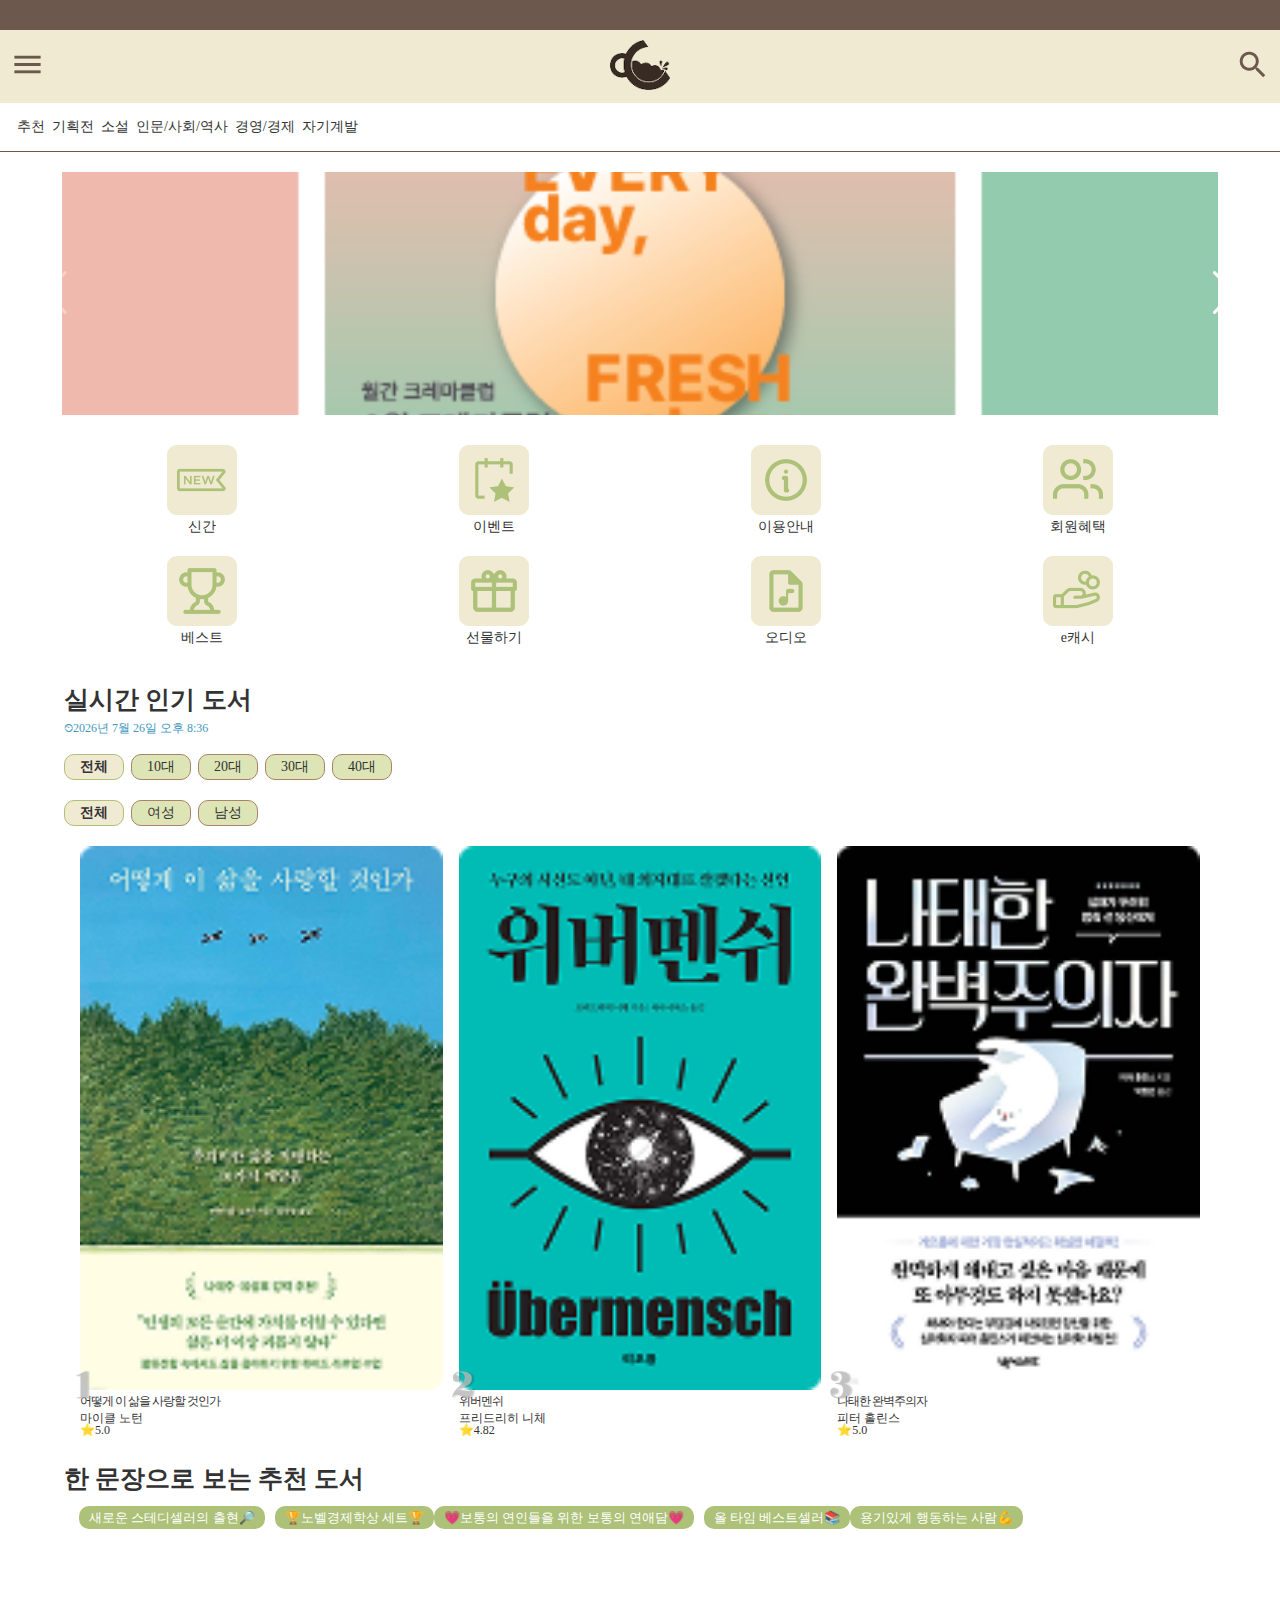
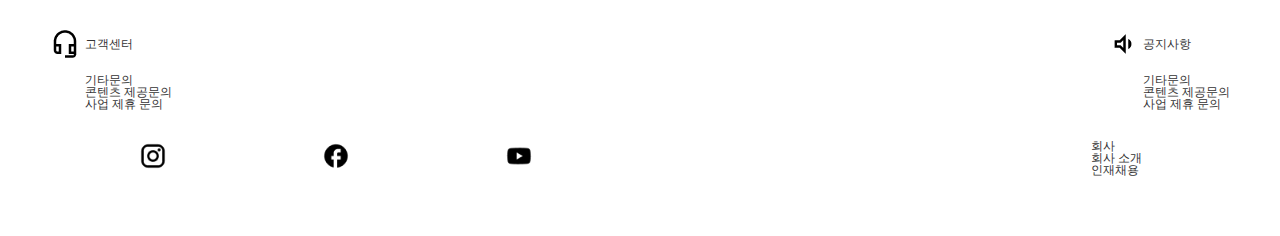
<file: index.html>
<!DOCTYPE html>
<html lang="ko">

<head>
  <meta charset="UTF-8">
  <meta name="viewport" content="width=device-width, initial-scale=1.0">
  <title>Crema Club</title>
  <link rel="icon" href="images/favicon1.ico" sizes="16x16">
  <link rel="icon" href="images/favicon2.ico" sizes="32x32">
  <!-- Link Swiper's CSS -->
  <link rel="stylesheet" href="https://cdn.jsdelivr.net/npm/swiper@11/swiper-bundle.min.css" />
  <link rel="stylesheet" href="css/reset.css">
  <link rel="stylesheet" href="css/layout3.css">
  <!-- <script src="js/jquery-3.1.1.min.js"></script> -->
  <script>
  let currentPage = 0;
  const bookNow = document.querySelector('.book_now');
  const nextBtn = document.getElementById('midnext');
  const prevBtn = document.getElementById('midprev');

  nextBtn.addEventListener('click', () => {
    if (currentPage < 1) { // 총 페이지 수 - 1
      currentPage++;
      updateSlide();
    }
  });

  prevBtn.addEventListener('click', () => {
    if (currentPage > 0) {
      currentPage--;
      updateSlide();
    }
  });

  function updateSlide() {
    const offset = currentPage * -100;
    bookNow.style.transform = `translateX(${offset}%)`;
  }
</script>
</head>

<body>
  <div id="wrap">
    <div class="top_line"></div>
    <header id="top">
      <div class="top_left">
        <a href="menu.html"><img src="images/menu.png" alt="메뉴"></a>
      </div><!-- top_left -->
      <h1><a href="index.html"><img src="images/new_logo.png" alt="crema" class="new_logo"></a></h1>
      <div class="top_right">
        <a href="#"><img src="images/search.png" alt="검색"></a>
      </div><!-- top_right -->
    </header><!-- top -->

    <div id="recom_top">
      <ul>
        <li><a href="#" class="recom_box">추천</a></li>
        <li><a href="#">기획전</a></li>
        <li><a href="#">소설</a></li>
        <li><a href="#">인문/사회/역사</a></li>
        <li><a href="#">경영/경제</a></li>
        <li><a href="#">자기계발</a></li>
      </ul>
      <!-- <p class="recom_line"></p> -->
    </div><!-- recom_top -->

    <div id="noti_top">
      <p class="l_box"></p>

      <!-- swiper -->
      <div class="swiper mySwiper">
        <div class="swiper-wrapper">
          <div class="swiper-slide" id="s_first"><img src="images/not1.png" alt="pic"></div>
          <div class="swiper-slide"><img src="images/not2.png" alt="pic"></div>
          <div class="swiper-slide"><img src="images/not3.png" alt="pic"></div>
          <div class="swiper-slide"><img src="images/not4.png" alt="pic"></div>
        </div><!-- swiper-wrapper -->
        <div class="swiper-button-next"></div>
        <div class="swiper-button-prev"></div>
        <!--         <div class="swiper-pagination"></div> -->
      </div><!-- mySwiper -->

      <p class="r_box"></p>
    </div><!-- noti_top -->

    <div id="event_wrap">
      <ul id="event_box">
        <li class="box"><a href="#"><img src="images/m_new.png" alt=""><span>신간</span></a></li>
        <li class="box"><a href="#"><img src="images/m_event.png" alt=""><span>이벤트</span></a></li>
        <li class="box"><a href="#"><img src="images/m_infor.png" alt=""><span>이용안내</span></a></li>
        <li class="box"><a href="#"><img src="images/m_user.png" alt=""><span>회원혜택</span></a></li>
        <li class="box"><a href="#"><img src="images/m_best.png" alt=""><span>베스트</span></a></li>
        <li class="box"><a href="#"><img src="images/m_gift.png" alt=""><span>선물하기</span></a></li>
        <li class="box"><a href="#"><img src="images/m_audio.png" alt=""><span>오디오</span></a></li>
        <li class="box"><a href="#"><img src="images/m_cash.png" alt=""><span>e캐시</span></a></li>
      </ul><!-- event_box -->
    </div><!-- event_wrap -->
    <!--     <div class="turn_over">
      <a href="#"><img src="images/emp_swa.png" alt="넘기기1"></a>
      <a href="#"><img src="images/fill_swa.png" alt="넘기기2"></a>
    </div> -->

    <div id="middle_wrap">
      <h2>실시간 인기 도서</h2>
      <p class="date">⏲2025년 6월 2일 오후 5:24</p>
      <div class="age">
        <a href="#" class="middle_all">전체</a>
        <a href="#" class="middle_atc">10대</a>
        <a href="#" class="middle_atc">20대</a>
        <a href="#" class="middle_atc">30대</a>
        <a href="#" class="middle_atc">40대</a>
      </div><!-- age -->
      <div class="man">
        <a href="#" class="middle_all">전체</a>
        <a href="#" class="middle_atc">여성</a>
        <a href="#" class="middle_atc">남성</a>
      </div><!-- age -->

    <div class="book_now_wrap">
      <div class="book_now">
        <div class="book_now_page">
          <a href="#">
            <div class="photo_wrap">
              <img src="images/num1.png" alt="인기도서" class="num">
              <img src="images/now1.png" alt="인기도서">
            </div>
            <h3 class="book_title">어떻게 이 삶을 사랑할 것인가</h3>
            <p class="book_ex">마이클 노턴</p>
            <p class="book_star">⭐5.0</p>
          </a>


          <a href="#">
            <div class="photo_wrap">
              <img src="images/num2.png" alt="인기도서" class="num">
              <img src="images/now2.png" alt="인기도서">
            </div>
            <h3 class="book_title">위버멘쉬</h3>
            <p class="book_ex">프리드리히 니체</p>
            <p class="book_star">⭐4.82</p>
          </a>


          <a href="#">
            <div class="photo_wrap">
              <img src="images/num3.png" alt="인기도서" class="num">
              <img src="images/now3.png" alt="인기도서">
            </div>
            <h3 class="book_title">나태한 완벽주의자</h3>
            <p class="book_ex">피터 홀린스</p>
            <p class="book_star">⭐5.0</p>
          </a>
        </div><!-- book_now_page -->

        <div class="book_now_page">
          <a href="#">
            <div class="photo_wrap">
              <img src="images/num4.png" alt="인기도서" class="num">
              <img src="images/now4.png" alt="인기도서">
            </div>
            <h3 class="book_title">호감 가는 사람은 말투가 다르다</h3>
            <p class="book_ex">박근일</p>
            <p class="book_star">⭐4.8</p>
          </a>


          <a href="#">
            <div class="photo_wrap">
              <img src="images/num5.png" alt="인기도서" class="num">
              <img src="images/now5.png" alt="인기도서">
            </div>
            <h3 class="book_title">혼모노</h3>
            <p class="book_ex">성해나</p>
            <p class="book_star">⭐4.4</p>
          </a>


          <a href="#">
            <div class="photo_wrap">
              <img src="images/num6.png" alt="인기도서" class="num">
              <img src="images/now6.png" alt="인기도서">
            </div>
            <h3 class="book_title">청춘의 독서</h3>
            <p class="book_ex">유시민</p>
            <p class="book_star">⭐4.5</p>
          </a>
        </div><!-- book_now_page -->
      </div>
        <!-- 4~6위는 오버플로우 히든으로 숨기고 js에서 슬라이드 효과주기 -->
      </div><!-- book_now -->
    </div><!-- middle_wrap -->
<!--     <button id="midnext"></button>
    <button id="midprev"></button> -->

    <div class="recom_wrap">
      <h2>한 문장으로 보는 추천 도서</h2>
      <div class="recom_cube">
        <div class="recom_1">
          <a href="#"><span>새로운 스테디셀러의 출현🔎</span></a>
          <a href="#"><span>🏆노벨경제학상 세트🏆</span></a>
        </div><!-- recom_1 -->
        <div class="recom_2">
          <a href="#"><span>💗보통의 연인들을 위한 보통의 연애담💗</span></a>
          <a href="#"><span>올 타임 베스트셀러📚</span></a>
        </div>
        <div class="recom_3">
          <a href="#"><span>용기있게 행동하는 사람💪</span></a>
        </div><!-- recom_3 -->
      </div><!-- recom_cube -->
    </div><!-- recom_wrap -->

    <!-- 250704 금 여기까지했고 이모티콘 어떻게 넣는지, 인기도서에 순위 넣는거 다시 찾아보기 아직 해결 안 됨-->
    <!-- 인기도서에 책 사진은 넣었는데.. 사이즈가 다 다름.(피그마에서 만들어오기?) ㅇㅋㅇㅋ -->


    <footer id="bottom">
      <!-- ul, li 로 2단 메뉴로 만들어서 고객안에 서비스 넣고 공지안에 기타넣고 회사는 공지랑 같이 div로 묶고 sns를 마지막에 넣고... 민위드:320인데 380이후부터 깨짐 -->

      <div class="bot_top">
        <div class="vol1">
          <!-- <img src="images/volume_down.png" alt="공지사항"> -->
          <p class="vol_txt1">고객센터</p>
          <p>기타문의</p>
          <p>콘텐츠 제공문의</p>
          <p>사업 제휴 문의</p>
        </div><!-- vol1 -->
        <div class="vol2">
          <!-- <img src="images/volume_down.png" alt="공지사항"> -->
          <p class="vol_txt2">공지사항</p>
          <p>기타문의</p>
          <p>콘텐츠 제공문의</p>
          <p>사업 제휴 문의</p>
        </div><!-- vol2 -->
      </div><!-- bot_top -->

      <div id="bot_bot">
        <ul class="atc1">
          <li><a href="#"><img src="images/instagram.png" alt="instagram"></a></li>
          <li><a href="#"><img src="images/facebook.png" alt="facebook"></a></li>
          <li><a href="#"><img src="images/youtube.png" alt="youtube"></a></li>
        </ul>

        <ul class="atc2">
          <li>회사</li>
          <li>회사 소개</li>
          <li>인재채용</li>
        </ul>
      </div><!-- bot_bot -->
    </footer><!-- bottom -->
  </div><!-- wrap -->




  <!-- Swiper JS -->
  <script src="https://cdn.jsdelivr.net/npm/swiper@11/swiper-bundle.min.js"></script>

  <!-- Initialize Swiper -->
  <script>
    var swiper = new Swiper(".mySwiper", {
      pagination: {
        el: ".swiper-pagination",
        type: "fraction",
      },
      navigation: {
        nextEl: ".swiper-button-next",
        prevEl: ".swiper-button-prev",
      },
    });
  </script>
  <script src="js/script.js"></script>
</body>

</html>
</file>
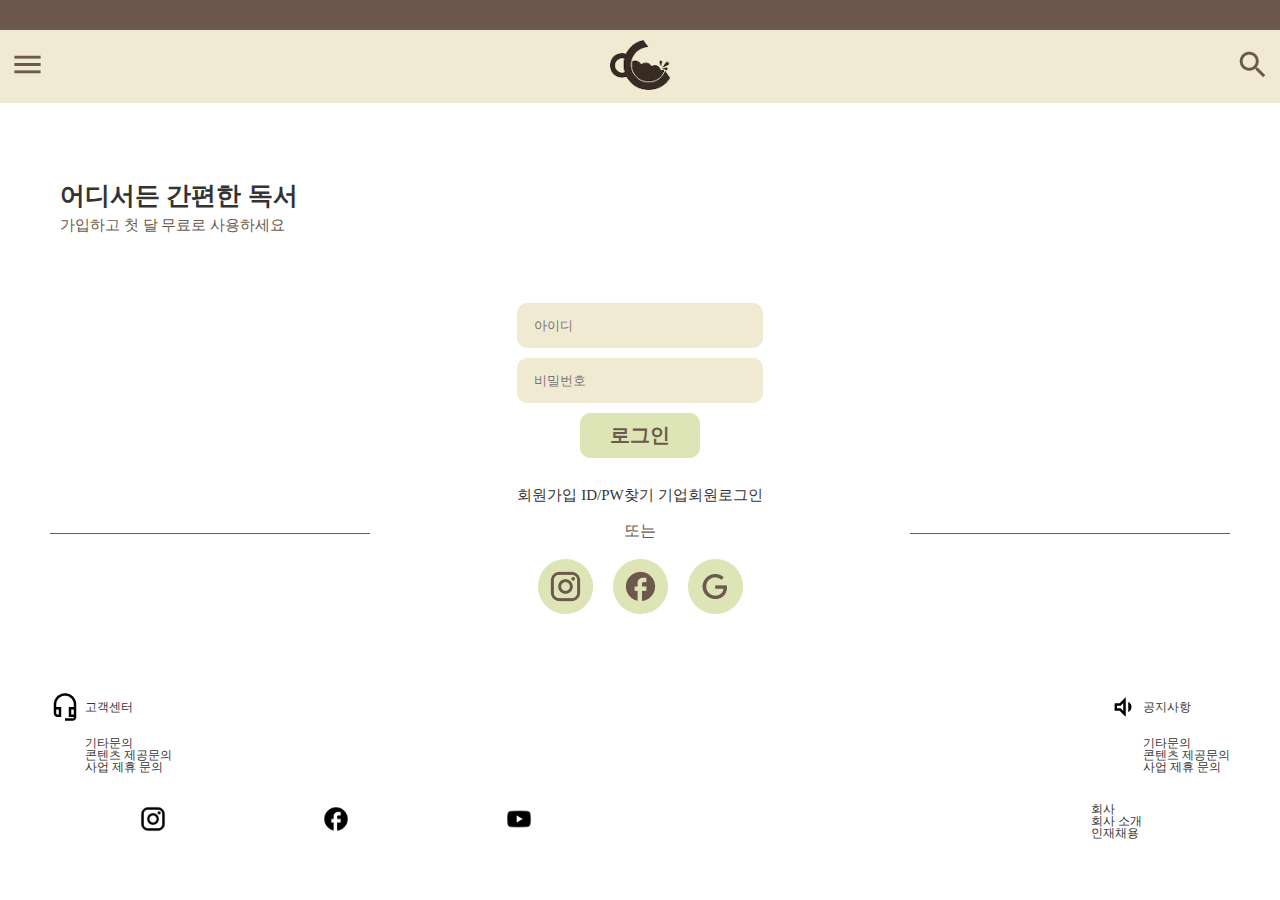
<file: login.html>
<!DOCTYPE html>
<html lang="ko">

<head>
  <meta charset="UTF-8">
  <meta name="viewport" content="width=device-width, initial-scale=1.0">
  <title>Crema Club</title>
  <link rel="icon" href="images/favicon1.ico" sizes="16x16">
  <link rel="icon" href="images/favicon2.ico" sizes="32x32">
  <link rel="stylesheet" href="css/reset.css">
  <link rel="stylesheet" href="css/layout2.css">
  <!--   <script src="js/jquery-3.1.1.min.js"></script> -->
  <!-- <script src="js/script.js"></script> -->
</head>

<body>
  <div id="wrap">
    <div class="top_line"></div>
    <header id="top">
      <div class="top_left">
        <a href="menu.html"><img src="images/menu.png" alt="메뉴"></a>
      </div><!-- top_left -->
      <h1><a href="index.html"><img src="images/new_logo.png" alt="crema" class="new_logo"></a></h1>
      <div class="top_right">
        <a href="#"><img src="images/search.png" alt="검색"></a>
      </div><!-- top_right -->
    </header><!-- top -->

    <div id="title_wrap">
      <h1>어디서든 간편한 독서</h1>
      <p class="free">가입하고 첫 달 무료로 사용하세요</p>
    </div><!-- title_wrap -->
    <div id="login_wrap">
      <div id="login1">
        <form action="#" method="post">
          <div><input type="text" id="u_id" placeholder="아이디"></div>
          <div><input type="password" id="u_pwd" placeholder="비밀번호"></div>
          <div id="btn_wrap">
            <div><input type="submit" id="l_btn" value="로그인"></div>
          </div><!-- btn_wrap -->
          <div id="plus">
            <a href="#" class="join">회원가입</a>
            <a href="#" class="search">ID/PW찾기</a>
            <a href="#" class="cop">기업회원로그인</a>
          </div><!-- plus -->
        </form>
      </div><!-- login1 --> <!-- 8활용에 17번_로그인 참고 -->
      <div id="or">
        <p class="l_line"></p>
        <p class="or_txt">또는</p>
        <p class="r_line"></p>
      </div>
    </div><!-- login_wrap -->
    <div id="l_sns">
      <a href="#"><img src="images/log_insta.png" alt="instagram"></a>
      <a href="#"><img src="images/log_face.png" alt="facebook"></a>
      <a href="#"><img src="images/log_google.png" alt="google"></a>
    </div><!-- sns -->
    <footer id="bottom">
          <!-- ul, li 로 2단 메뉴로 만들어서 고객안에 서비스 넣고 공지안에 기타넣고 회사는 공지랑 같이 div로 묶고 sns를 마지막에 넣고... 민위드:320인데 380이후부터 깨짐 -->
          
        <div class="bot_top">
          <div class="vol1">
            <!-- <img src="images/volume_down.png" alt="공지사항"> -->
            <p class="vol_txt1">고객센터</p>
            <p>기타문의</p>
            <p>콘텐츠 제공문의</p>
            <p>사업 제휴 문의</p>
          </div><!-- vol1 -->
          <div class="vol2">
            <!-- <img src="images/volume_down.png" alt="공지사항"> -->
            <p class="vol_txt2">공지사항</p>
            <p>기타문의</p>
            <p>콘텐츠 제공문의</p>
            <p>사업 제휴 문의</p>
          </div><!-- vol2 -->
        </div><!-- bot_top -->
      
        <div id="bot_bot">
          <ul class="atc1">
            <li><a href="#"><img src="images/instagram.png" alt="instagram"></a></li>
            <li><a href="#"><img src="images/facebook.png" alt="facebook"></a></li>
            <li><a href="#"><img src="images/youtube.png" alt="youtube"></a></li>
          </ul>
          
        <ul class="atc2">
          <li>회사</li>
          <li>회사 소개</li>
          <li>인재채용</li>
        </ul>
      </div><!-- bot_bot -->
    </footer><!-- bottom -->
  </div><!-- wrap -->
</body>

</html>
</file>
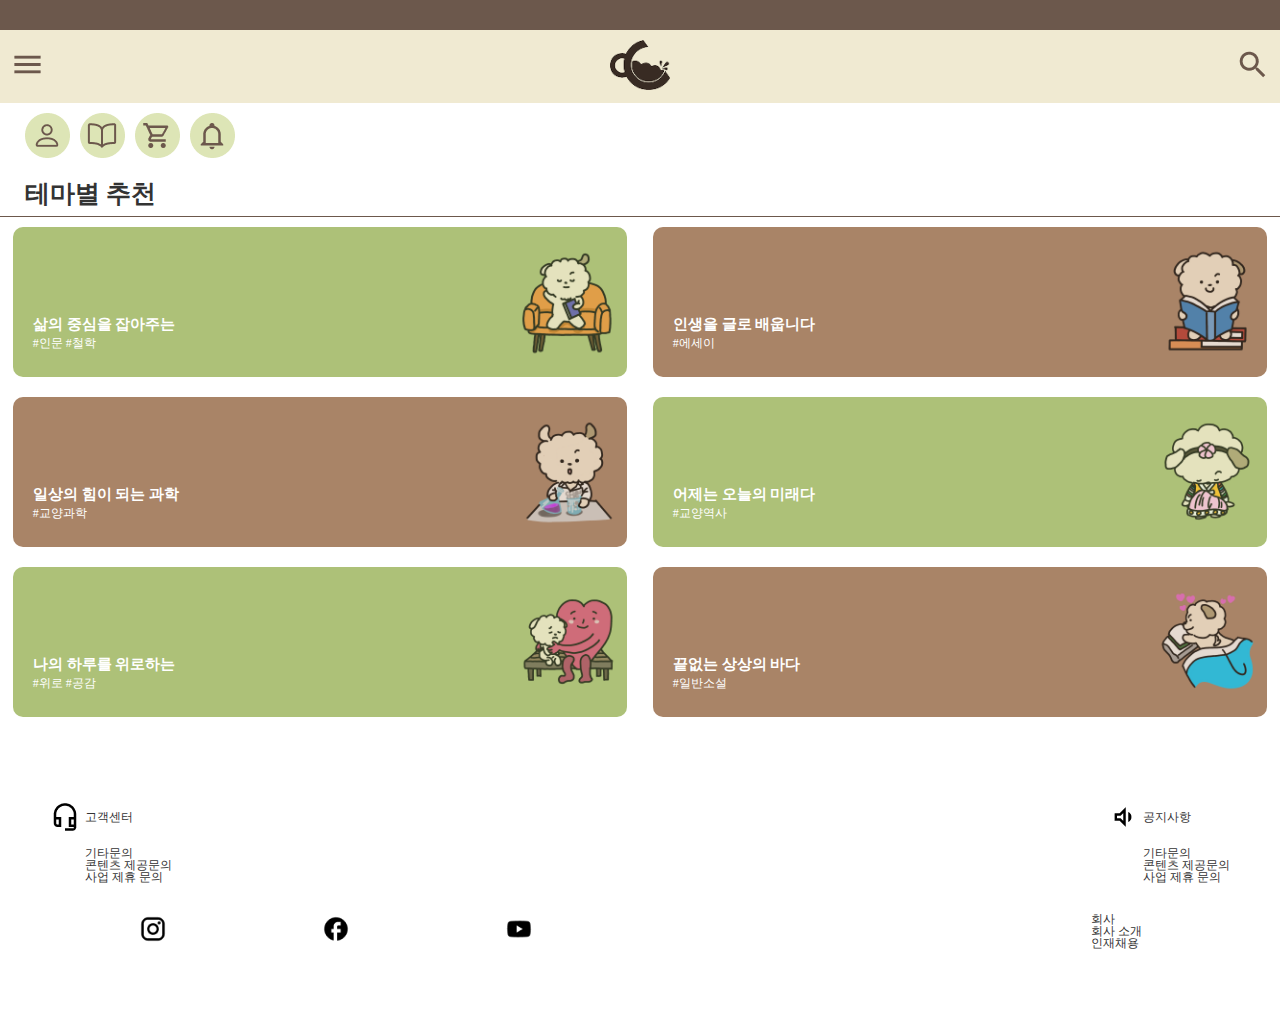
<file: menu.html>
<!DOCTYPE html>
<html lang="ko">

<head>
  <meta charset="UTF-8">
  <meta name="viewport" content="width=device-width, initial-scale=1.0">
  <title>Crema Club</title>
  <link rel="icon" href="images/favicon1.ico" sizes="16x16">
  <link rel="icon" href="images/favicon2.ico" sizes="32x32">
  <link rel="stylesheet" href="css/reset.css">
  <link rel="stylesheet" href="css/layout.css">
  <!-- <script src="js/jquery-3.1.1.min.js"></script> -->
  <!-- <script src="js/script.js"></script> -->
</head>

<body>
  <div id="wrap">
    <div class="top_line"></div>
    <header id="top">
      <div class="top_left">
        <a href="menu.html"><img src="images/menu.png" alt="메뉴"></a>
      </div><!-- top_left -->
      <h1><a href="index.html"><img src="images/new_logo.png" alt="crema" class="new_logo"></a></h1>
      <div class="top_right">
        <a href="#"><img src="images/search.png" alt="검색"></a>
      </div><!-- top_right -->
    </header><!-- top -->

    <div class="menu_wrap">
      <ul class="menu_top">
        <li><a href="login.html"><img src="images/user.png" alt="사용자" class="icon_1"></a></li>
        <li><a href="#"><img src="images/book.png" alt="책장" class="icon_2"></a></li>
        <li><a href="subscribe.html"><img src="images/cart.png" alt="장바구니" class="icon_3"></a></li>
        <li><a href="#"><img src="images/bell.png" alt="알림" class="icon_4"></a></li>
      </ul><!-- menu_top -->

      <div id="menu_main">
        <h2>테마별 추천</h2>
        <ul id="theme">
          <li class="them_1"><a href="#"><span class="title">삶의 중심을 잡아주는</span><br><span class="tag">#인문 #철학</span></a>
          </li>
          <li class="them_2"><a href="#"><span class="title">인생을 글로 배웁니다</span><br><span class="tag">#에세이</span></a>
          </li>
          <li class="them_3"><a href="#"><span class="title">일상의 힘이 되는 과학</span><br><span class="tag">#교양과학</span></a>
          </li>
          <li class="them_4"><a href="#"><span class="title">어제는 오늘의 미래다</span><br><span class="tag">#교양역사</span></a>
          </li>
          <li class="them_5"><a href="#"><span class="title">나의 하루를 위로하는</span><br><span class="tag">#위로 #공감</span></a>
          </li>
          <li class="them_6"><a href="#"><span class="title">끝없는 상상의 바다</span><br><span class="tag">#일반소설</span></a>
          </li>
        </ul><!-- theme -->
      </div><!-- menu_main -->
    </div><!-- menu_wrap -->
    <footer id="bottom">
          <!-- ul, li 로 2단 메뉴로 만들어서 고객안에 서비스 넣고 공지안에 기타넣고 회사는 공지랑 같이 div로 묶고 sns를 마지막에 넣고... 민위드:320인데 380이후부터 깨짐 -->
          
        <div class="bot_top">
          <div class="vol1">
            <!-- <img src="images/volume_down.png" alt="공지사항"> -->
            <p class="vol_txt1">고객센터</p>
            <p>기타문의</p>
            <p>콘텐츠 제공문의</p>
            <p>사업 제휴 문의</p>
          </div><!-- vol1 -->
          <div class="vol2">
            <!-- <img src="images/volume_down.png" alt="공지사항"> -->
            <p class="vol_txt2">공지사항</p>
            <p>기타문의</p>
            <p>콘텐츠 제공문의</p>
            <p>사업 제휴 문의</p>
          </div><!-- vol2 -->
        </div><!-- bot_top -->
      
        <div id="bot_bot">
          <ul class="atc1">
            <li><a href="#"><img src="images/instagram.png" alt="instagram"></a></li>
            <li><a href="#"><img src="images/facebook.png" alt="facebook"></a></li>
            <li><a href="#"><img src="images/youtube.png" alt="youtube"></a></li>
          </ul>
          
        <ul class="atc2">
          <li>회사</li>
          <li>회사 소개</li>
          <li>인재채용</li>
        </ul>
      </div><!-- bot_bot -->
    </footer><!-- bottom -->
  </div><!-- wrap -->
</body>

</html>
</file>
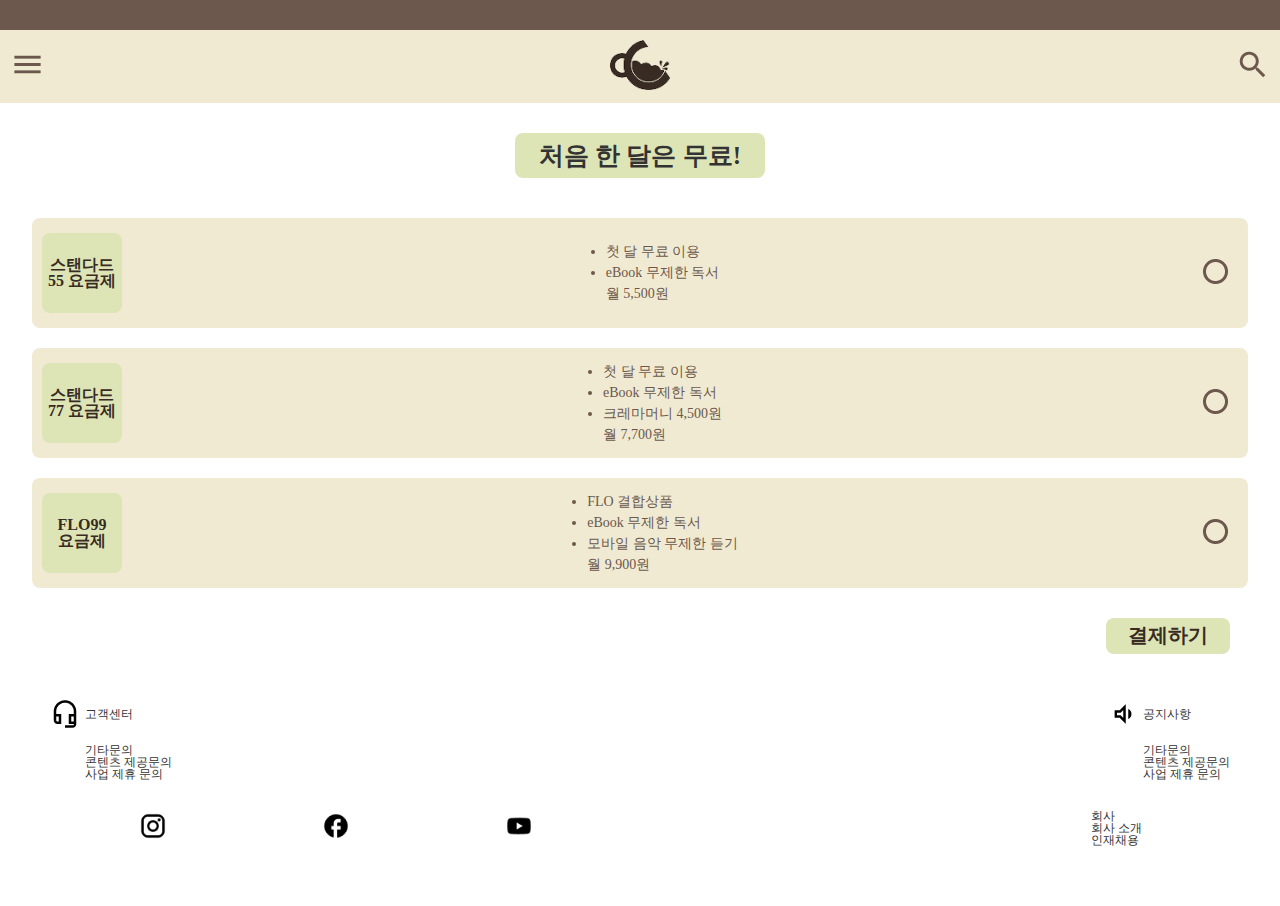
<file: subscribe.html>
<!DOCTYPE html>
<html lang="ko">

<head>
  <meta charset="UTF-8">
  <meta name="viewport" content="width=device-width, initial-scale=1.0">
  <title>Crema Club</title>
  <link rel="icon" href="images/favicon1.ico" sizes="16x16">
  <link rel="icon" href="images/favicon2.ico" sizes="32x32">
  <link rel="stylesheet" href="css/reset.css">
  <link rel="stylesheet" href="css/layout.css">
  <!-- <script src="js/jquery-3.1.1.min.js"></script> -->
  <script src="js/script2.js"></script>
</head>

<body>
  <div id="wrap">
    <div class="top_line"></div>
    <header id="top">
      <div class="top_left">
        <a href="menu.html"><img src="images/menu.png" alt="메뉴"></a>
      </div><!-- top_left -->
      <h1><a href="index.html"><img src="images/new_logo.png" alt="crema" class="new_logo"></a></h1>
      <div class="top_right">
        <a href="#"><img src="images/search.png" alt="검색"></a>
      </div><!-- top_right -->
    </header><!-- top -->

    <div id="select_wrap">
      <h1 class="free">처음 한 달은 무료!</h1>
      <div class="pay_wrap">
        <p class="sel">스탠다드<br>55 요금제</p>
        <div class="list">
          <ul>
            <li>첫 달 무료 이용</li>
            <li>eBook 무제한 독서</li>
          </ul>
          <p class="price">월 5,500원</p>
        </div><!-- list -->
        <a href="#"><img src="images/select.png" alt="선택"></a>
      </div><!-- pay_wrap1 -->

      <div class="pay_wrap">
        <p class="sel">스탠다드<br>77 요금제</p>
        <div class="list">
          <ul>
            <li>첫 달 무료 이용</li>
            <li>eBook 무제한 독서</li>
            <li>크레마머니 4,500원</li>
          </ul>
          <p class="price">월 7,700원</p>
        </div><!-- list -->
        <a href="#"><img src="images/select.png" alt="선택"></a>
      </div><!-- pay_wrap2 -->
      <div class="pay_wrap">
        <p class="sel">FLO99<br>요금제</p>
        <div class="list">
          <ul>
            <li>FLO 결합상품</li>
            <li>eBook 무제한 독서</li>
            <li>모바일 음악 무제한 듣기</li>
          </ul>
          <p class="price">월 9,900원</p>
        </div><!-- list -->
        <a href="#"><img src="images/select.png" alt="선택"></a>
      </div><!-- pay_wrap3 -->
    </div><!-- select_wrap -->
    <button id="payBtn">결제하기</button>
    <div id="popup" class="popup hidden">
      <p>크레마 클럽과 즐거운 독서 함께 해요!🎉</p>
    </div>

    <footer id="bottom">
      <!-- ul, li 로 2단 메뉴로 만들어서 고객안에 서비스 넣고 공지안에 기타넣고 회사는 공지랑 같이 div로 묶고 sns를 마지막에 넣고... 민위드:320인데 380이후부터 깨짐 -->

      <div class="bot_top">
        <div class="vol1">
          <!-- <img src="images/volume_down.png" alt="공지사항"> -->
          <p class="vol_txt1">고객센터</p>
          <p>기타문의</p>
          <p>콘텐츠 제공문의</p>
          <p>사업 제휴 문의</p>
        </div><!-- vol1 -->
        <div class="vol2">
          <!-- <img src="images/volume_down.png" alt="공지사항"> -->
          <p class="vol_txt2">공지사항</p>
          <p>기타문의</p>
          <p>콘텐츠 제공문의</p>
          <p>사업 제휴 문의</p>
        </div><!-- vol2 -->
      </div><!-- bot_top -->

      <div id="bot_bot">
        <ul class="atc1">
          <li><a href="#"><img src="images/instagram.png" alt="instagram"></a></li>
          <li><a href="#"><img src="images/facebook.png" alt="facebook"></a></li>
          <li><a href="#"><img src="images/youtube.png" alt="youtube"></a></li>
        </ul>

        <ul class="atc2">
          <li>회사</li>
          <li>회사 소개</li>
          <li>인재채용</li>
        </ul>
      </div><!-- bot_bot -->
    </footer><!-- bottom -->
  </div><!-- wrap -->
</body>

</html>
</file>
<file: css/layout3.css>
@charset "utf-8";

@font-face {
  font-family: 'Pretendard-Regular';
  src: url('https://fastly.jsdelivr.net/gh/Project-Noonnu/noonfonts_2107@1.1/Pretendard-Regular.woff') format('woff');
  font-weight: 400;
  font-style: normal;
}

img {
  max-width: 100%;
  height: auto;
}

body {
  font-size: 16px;
}




/* reset */
*,
*::before,
*::after {
  box-sizing: border-box;
}
/* 이유: padding, border 때문에 계산이 틀어져 100% 넘어가는 일이 없게 함 */
a {
  text-decoration: none;
  color: inherit;
}

body {
  color: #333;
}

html,
body {
  width: 100%;
}

/* wrap */
#wrap {
  width: 100%;
  min-width: 320px;
}

.top_line {
  background-color: #6C584C;
  width: 100%;
  height: 30px;
}

#top {
  padding: 10px;
  display: flex;
  justify-content: space-between;
  /* 수평정렬 */
  align-items: center;
  background-color: #F0EAD2;
}

.new_logo {
  width: 60px;
}

#recom_top {
  width: 100%;
  border-bottom: 1px solid #6C584C;
  padding: 10px;
}

/* 스크롤바 안 보이게! */
#recom_top ul::-webkit-scrollbar {
  display: none;
}

#recom_top ul {
  display: flex;
  flex-wrap: nowrap;
  overflow-x: auto;
  -webkit-overflow-scrolling: touch;
  white-space: nowrap;
  list-style: none;
  padding: 7px;
  gap: 7px;
  margin: 0;
}


#recom_top li {
  flex: 0 0 auto;
}

#recom_top a {
  font-size: 14px;
  white-space: nowrap;
  display: block;
}

/* 추천 부분 네모가 너무 작음 */
/* ul 부분 마진탑 먹이고싶음 */
/* 보더바텀이 안먹힘 ㅠㅠ 뭘로 선주지 */
/* 250707(월) 여기까지 */
/* .recom_box {
  color: #fff;
  background-color: #6C584C;
  border-radius: 10px;
} */

#noti_top {
  width: 95%;
  min-height: 180px;
  height: auto;
  aspect-ratio: 5/1;
  display: flex;
  justify-content: center;
  margin: 20px auto;
}

:root {
  --swiper-theme-color: #fff;
}

/* html,
body {
  position: relative;
  height: 100%;
}

body {
  background: #fff;
  font-size: 14px;
  color: #333;
  margin: 0;
  padding: 0;
} */

.swiper {
  width: 100%;
  min-height: 180px;
}

.swiper-slide {

  height: 100%;
  min-height: 100%;
  text-align: center;
  font-size: 5px;
  background: #fff;
  display: flex;
  justify-content: center;
  align-items: center;
  /* margin: 10px; */
}

.swiper-slide img {
  display: block;
  width: 95%;
  object-fit: cover;
  /* min-height: 17px; */
}

/* event_wrap */
#event_wrap {
  width: 90%;
  display: block;
  margin: 0 auto;
}

#event_box {
  display: flex;
  flex-wrap: wrap;
  justify-content: space-between;
  margin: 0 auto;
}

.box {
  width: 23%;
  margin: 10px 0.5%;
  box-sizing: border-box;
  text-align: center;
}

.box span {
  font-size: 14px;
  display: block;
  text-align: center;
  margin: 2px;
}

/* 문제가 많은 것 같다 */

/* middle_wrap */
#middle_wrap {
  width: 90%;
  height: auto;
  margin: 0 auto;
  margin-top: 30px;
}

#middle_wrap h2 {
  width: 100%;
  font-size: 25px;
  display: inline-block;
}

.date {
  color: #4497C0;
  font-size: 12px;
  padding-top: 10px;
}

.age,
.man {
  display: flex;
  flex-wrap: nowrap;
  gap: 7px;
  margin: 20px 0;
}
.age {
  overflow-x: auto;
  -webkit-overflow-scrolling: touch;
  white-space: nowrap;
}
.age::-webkit-scrollbar {
  display: none;
}


.middle_atc,
.middle_all {
  padding: 5px 12px;
  font-size: 14px;
  border-radius: 10px;
  white-space: nowrap;
  flex-shrink: 0;
  /* 버튼이 너무 작아지는 것 방지 */
}

.middle_atc {
  background-color: #DDE5B6;
  padding: 5px 15px;
  border-radius: 10px;
  border: 1px solid #A98467;
}

.middle_all {
  font-weight: bold;
  padding: 5px 15px;
  border-radius: 10px;
  background-color: #F0EAD2;
  border: 1px solid #ADC178;
}

/* book_now */
.book_now_wrap {
  position: relative;
  overflow: hidden;
  width: 100%;
}

.book_now {
  display: flex;
  width: 200%;
  transition: transform 0.5s ease;
}

  .book_now_page {
    min-height: 300px;
  display: flex;
  gap: 16px;
  justify-content: center;
  padding: 0 16px;
  width: 50%;
  flex: 0 0 50%;
  box-sizing: border-box;
}

.book_now_page a {
  flex: 1;
  min-height: 250px;
  display: flex;
  flex-direction: column;
  align-items: flex-start; /* ← 왼쪽 정렬로 바꿈 */
  text-align: left;
}

.photo_wrap {
  position: relative;
  width: 100%;
  aspect-ratio: 2/3; /* 책 비율에 맞게 */
  display: flex;
  justify-content: center;
  align-items: center;
}

.photo_wrap img:not(.num) {
  width: 100%;
  height: 100%;
  object-fit: cover;
  border-radius: 8px;
}


/* .photo_wrap img { width: 100%; height: auto; object-fit: contain; } */
/* .num {
  position: absolute;
  left: -20px;
  bottom: 0;
} */
.num {
  position: absolute;
  left: -10px;
  bottom: -10px;
  width: 30px;
  height: 30px;
  object-fit: contain;
  z-index: 2;
}


.book_title {
  font-size: 12px;
  font-weight: normal;
  letter-spacing: -1px;
  margin: 5px 0;
}

.book_ex {
  font-size: 12px;
  box-sizing: border-box;
  display: inline-block;
}

.book_star {
  font-size: 12px;
}

/* #midprev, #midnext { position: absolute; top: 50%; transform: translateY(-50%); background: rgba(0, 0, 0, 0.5); color: #fff; border: none; padding: 10px; cursor: pointer; z-index: 10; }
#midprev { left: 10px; }
#midnext { right: 10px; } */
/* 버튼 어떻게 구현하지 */

/* recom_wrap */
.recom_wrap {
  width: 90%;
  height: auto;
  margin: 0 auto;
  margin-top: 30px;
}

.recom_wrap h2 {
  font-size: 25px;
  display: inline-block;
}

.recom_cube {
  font-size: 13px;
  display: flex;
  flex-wrap: wrap;
  text-align: center;
  padding: 15px;
}

.recom_1,
.recom_2,
.recom_3 {
  margin-bottom: 10px;
  display: flex;
  flex-wrap: wrap;
  gap: 10px;
  justify-content: center;
}

.recom_1 a,
.recom_2 a,
.recom_3 a {
  display: inline-block;
  color: #fff;
  background-color: #ADC178;
  padding: 5px 10px;
  border-radius: 10px;
  white-space: nowrap;
  /* 한 줄 유지 */
  font-size: 13px;
}

.recom_1 a:hover {
  color: #fff;
  background-color: #6C584C;
}

.recom_2 a:hover {
  color: #fff;
  background-color: #6C584C;
}

.recom_3 a:hover {
  color: #fff;
  background-color: #6C584C;
}

/* bottom */
#bottom {
  padding: 60px 50px 30px 50px;
}

.bot_top {
  width: 100%;
  display: flex;
  justify-content: space-between;
  padding: 0;
}

.vol1 p {
  font-size: 12px;
  padding-left: 35px;
}

.vol_txt1 {
  background: url("../images/headset_mic.png") no-repeat left center;
  height: 60px;
  line-height: 60px;
}

.vol2 p {
  font-size: 12px;
  padding-left: 35px;
}

.vol_txt2 {
  background: url("../images/volume_down.png") no-repeat left center;
  height: 60px;
  line-height: 60px;
}


#bot_bot {
  display: flex;
  justify-content: space-between;
  margin: 30px auto;
  width: 85%;
}

.atc1 {
  width: 40%;
  display: flex;
  justify-content: space-between;
  align-items: center;
}

.atc1 img {
  width: 80%;
}

.atc2 {
  font-size: 12px;
  clear: both;
}

@media screen and (max-width: 480px) {
  #recom_top ul {
    justify-content: center;
    padding: 0 10px;
  }

  #recom_top a {
    white-space: nowrap; /* 줄바꿈 안 되게 유지 */
  }

  .recom_box {
    text-align: center;
  }
}
</file>
<file: css/layout2.css>
@charset "utf-8";
@font-face {
    font-family: 'Pretendard-Regular';
    src: url('https://fastly.jsdelivr.net/gh/Project-Noonnu/noonfonts_2107@1.1/Pretendard-Regular.woff') format('woff');
    font-weight: 400;
    font-style: normal;
}
/* #DDE5B6
#DCDEB7
#F0EAD2
#6C584C */

/* 에러난 줄 다음 줄은 실행이 안 됨 */
/* reset */
a { text-decoration: none; color: inherit; }
body { color: #333; }
html, body { width: 100%; }

/* wrap */
#wrap { width: 100%; min-width: 320px; }
.top_line { background-color: #6C584C; width: 100%; height: 30px; }
#top { padding: 10px; display: flex; justify-content: space-between; /* 수평정렬 */ align-items: center; background-color: #F0EAD2; }
.new_logo { width: 60px; }

#title_wrap h1 { font-size: 25px; margin: 80px 0 0 60px;  }
.free { color: #6C584C; font-size: 15px; margin: 10px 0 70px 60px; }

#login1 { display: flex; justify-content: center; }
#u_id, #u_pwd { color: #6C584C; text-indent: 1em; border: 1px solid #f0ead2; width: 100%; height: 45px; box-sizing: border-box; display: flex; background-color: #f0ead2; margin-bottom: 10px;/*  margin-left: 60px;  */border-radius: 10px; }

#btn_wrap { display: flex; flex-wrap: wrap; justify-content: center; width: 100%; height: 45px; }
#l_btn { border: 1px solid #DDE5B6; border-radius: 10px; background-color: #DDE5B6; width: 120px; height: 45px; color: #6C584C; font-weight: bold; font-size: 20px; }

#plus { text-align: center; }
#plus a { font-size: 15px; margin-top: 30px; display: inline-block; }

#or { position: relative; }
.l_line { width: 25%; border-bottom: 1px solid #6C584C; position: absolute; left: 50px; top: 10px; }
.or_txt { color: #6C584C; text-align: center; margin-top: 20px; }
.r_line { width: 25%; border-bottom: 1px solid #6C584C; position: absolute; right: 50px; top: 10px;  }


#l_sns { box-sizing: border-box; display: flex; justify-content: center; }
#l_sns a img { margin: 20px 10px 0 10px; } 


/* bottom */
#bottom { padding: 60px 50px 30px 50px; }

.bot_top { width: 100%; display: flex; justify-content: space-between; padding: 0; }
.vol1 p { font-size: 12px;  padding-left: 35px; }
.vol_txt1 { background: url("../images/headset_mic.png") no-repeat left center; height: 60px; line-height: 60px; }

.vol2 p { font-size: 12px;  padding-left: 35px; }
.vol_txt2 { background: url("../images/volume_down.png") no-repeat left center; height: 60px; line-height: 60px; }


#bot_bot { display: flex; justify-content: space-between; margin: 30px auto; width: 85%; }
.atc1 { width: 40%; display: flex; justify-content: space-between; align-items: center; }
.atc1 img { width: 80%; }
.atc2 { font-size: 12px; clear: both; }
</file>
<file: css/layout.css>
@charset "utf-8";

@font-face {
    font-family: 'Pretendard-Regular';
    src: url('https://fastly.jsdelivr.net/gh/Project-Noonnu/noonfonts_2107@1.1/Pretendard-Regular.woff') format('woff');
    font-weight: 400;
    font-style: normal;
}

/* #DDE5B6
#DCDEB7
#F0EAD2
#6C584C */


/* reset */
a {
    text-decoration: none;
    color: inherit;
}

body {
    background-color: #fff;
    color: #333;
}

html,
body {
    width: 100%;
}

/* wrap */
#wrap { width: 100%; min-width: 320px; }
.top_line { background-color: #6C584C; width: 100%; height: 30px; }
#top { padding: 10px; display: flex; justify-content: space-between; /* 수평정렬 */ align-items: center; background-color: #F0EAD2; }
.new_logo { width: 60px; }
/* 위에 갈색 라인 어떻게 줄지 모르겠다 (어찌저찌 됐다) */

/* menu_wrap */
.menu_top {
    display: flex;
    margin: 10px 20px;
}

.menu_top li {
    padding: 0 5px;
}

/* menu_main */
#menu_main h2 {
    font-size: 25px;
    padding: 10px 25px;
    border-bottom: 1px solid #6C584C;
    justify-content: center;
}

#theme {
    width: 100%;
    display: flex;
    flex-wrap: wrap;
    justify-content: center;
    gap: 2%;
    margin: 0 auto;
}

#theme li {
    width: 48%;
    height: 150px;
    box-sizing: border-box;
    border-radius: 10px;
    margin: 10px 0;
    position: relative;
}

#theme li:hover {
    cursor: pointer;
}

.them_1 {
    background: url("../images/inmun.png") no-repeat right;
    background-size: 120px;
}

.them_4 {
    background: url("../images/yuksa.png") no-repeat right;
    background-size: 120px;
}

.them_5 {
    background: url("../images/gonggam.png") no-repeat right;
    background-size: 120px;
}

.them_1,
.them_4,
.them_5 {
    background-color: #ADC178;
}

.them_2 {
    background: url("../images/essay.png") no-repeat right;
    background-size: 120px;
}

.them_3 {
    background: url("../images/guahak.png") no-repeat right;
    background-size: 120px;
}

.them_6 {
    background: url("../images/sosul.png") no-repeat right;
    background-size: 120px;
}

.them_2,
.them_3,
.them_6 {
    background-color: #A98467;
}

.title {
    color: #fff;
    font-weight: bold;
    text-align: left;
    font-size: 15px;
    position: absolute;
    left: 20px;
    top: 90px;
}

.tag {
    color: #fff;
    font-size: 12px;
    position: absolute;
    left: 20px;
    top: 110px;
}

/* select_wrap */
#select_wrap {
    width: 100%;
    display: flex;
    flex-wrap: wrap;
    justify-content: center;
    gap: 2%;
    margin: 0 auto;
}

.free {
    font-size: 25px;
    text-align: center;
    width: 250px;
    height: 45px;
    box-sizing: border-box;
    border-radius: 8px;
    background-color: #DDE5B6;
    display: flex;
    justify-content: center;
    align-items: center;
    margin: 30px;
}

.sel {
    color: #382B23;
    font-size: 16px;
    font-weight: bold;
    width: 80px;
    text-align: center;
    display: flex;
    justify-content: center;
    align-items: center;
    height: 80px;
    box-sizing: border-box;
    border-radius: 8px;
    background-color: #DDE5B6;
}

.pay_wrap {
    color: #6C584C;
    width: 95%;
    height: 110px;
    padding: 10px;
    box-sizing: border-box;
    border-radius: 8px;
    margin: 10px 0;
    background-color: #F0EAD2;
    display: flex;
    justify-content: space-between;
    align-items: center;
}
/* 선택된 요금제 */
.pay_wrap.selected {
    background-color: #DDE5B6;
    border: 2px solid #A4B494;
    box-shadow: 0 0 5px rgba(100, 100, 100, 0.5);
}


/* .pay_wrap ul { line-height: 1.2em; position: relative; }
/* .price { position: absolute; left: 37%; } */
.list {
    line-height: 1.5em;
    font-size: 14px;
}

#select_wrap li {
    list-style-type: disc;
}

#select_wrap img {
    margin-right: 10px;
}

.sel55,
.sel77,
.sel99 {
    display: flex;
    justify-content: center;
    align-items: center;
}

/* 수평정렬할때 : display: flex; , justify-content: space-between;, center; */
/* 텍스트 박스 가운데로 정렬할때 : align-items: center; */
#payBtn {
    text-decoration: none;
    color: #382B23;
    font-weight: bold;
    font-size: 20px;
    display: flex;
    align-items: center;
    justify-content: center;
    text-align: center;
    width: 124px;
    height: 36px;
    box-sizing: border-box;
    border-radius: 8px;
    background-color: #DDE5B6;
    float: right;
    margin: 20px 50px 30px 0;
    border: none;
}

.popup {
    position: fixed;
    top: 30%;
    left: 50%;
    transform: translate(-50%, -50%);
    background-color: #fff;
    color: #333;
    padding: 30px;
    border-radius: 10px;
    box-shadow: 0 0 10px rgba(0, 0, 0, 0.2);
    z-index: 9999;
    /* 아주 크게 */
    transition: all 0.3s ease;
    animation: fadeIn 0.4s ease-out;
}

.hidden {
    display: none;
}




/* bottom */
#bottom {
    padding: 60px 50px 30px 50px;
}

.bot_top {
    width: 100%;
    display: flex;
    justify-content: space-between;
    padding: 0;
}

.vol1 p {
    font-size: 12px;
    padding-left: 35px;
}

.vol_txt1 {
    background: url("../images/headset_mic.png") no-repeat left center;
    height: 60px;
    line-height: 60px;
}

.vol2 p {
    font-size: 12px;
    padding-left: 35px;
}

.vol_txt2 {
    background: url("../images/volume_down.png") no-repeat left center;
    height: 60px;
    line-height: 60px;
}


#bot_bot {
    display: flex;
    justify-content: space-between;
    margin: 30px auto;
    width: 85%;
}

.atc1 {
    width: 40%;
    display: flex;
    justify-content: space-between;
    align-items: center;
}

.atc1 img {
    width: 80%;
}

.atc2 {
    font-size: 12px;
    clear: both;
}

@keyframes fadeIn {
    from {
        opacity: 0;
        transform: scale(0.95) translate(-50%, -50%);
    }

    to {
        opacity: 1;
        transform: scale(1) translate(-50%, -50%);
    }
}
</file>
